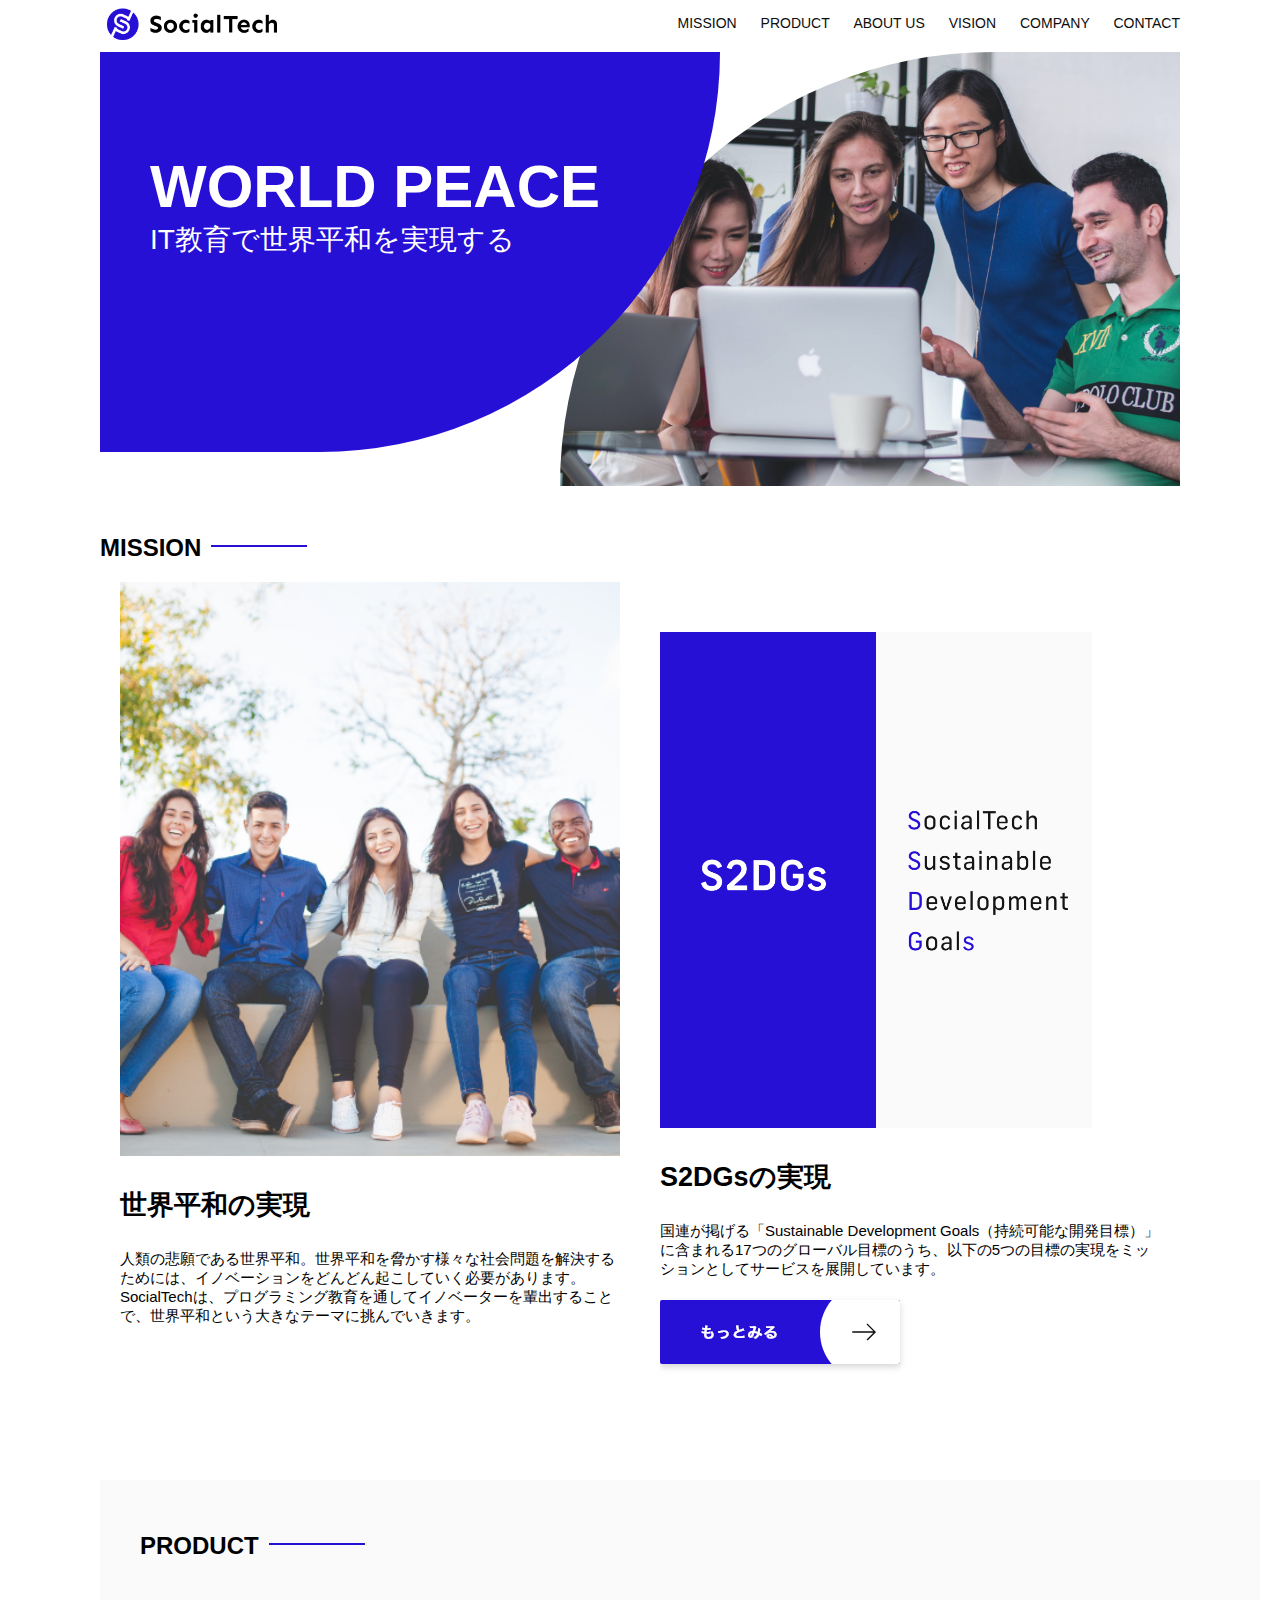
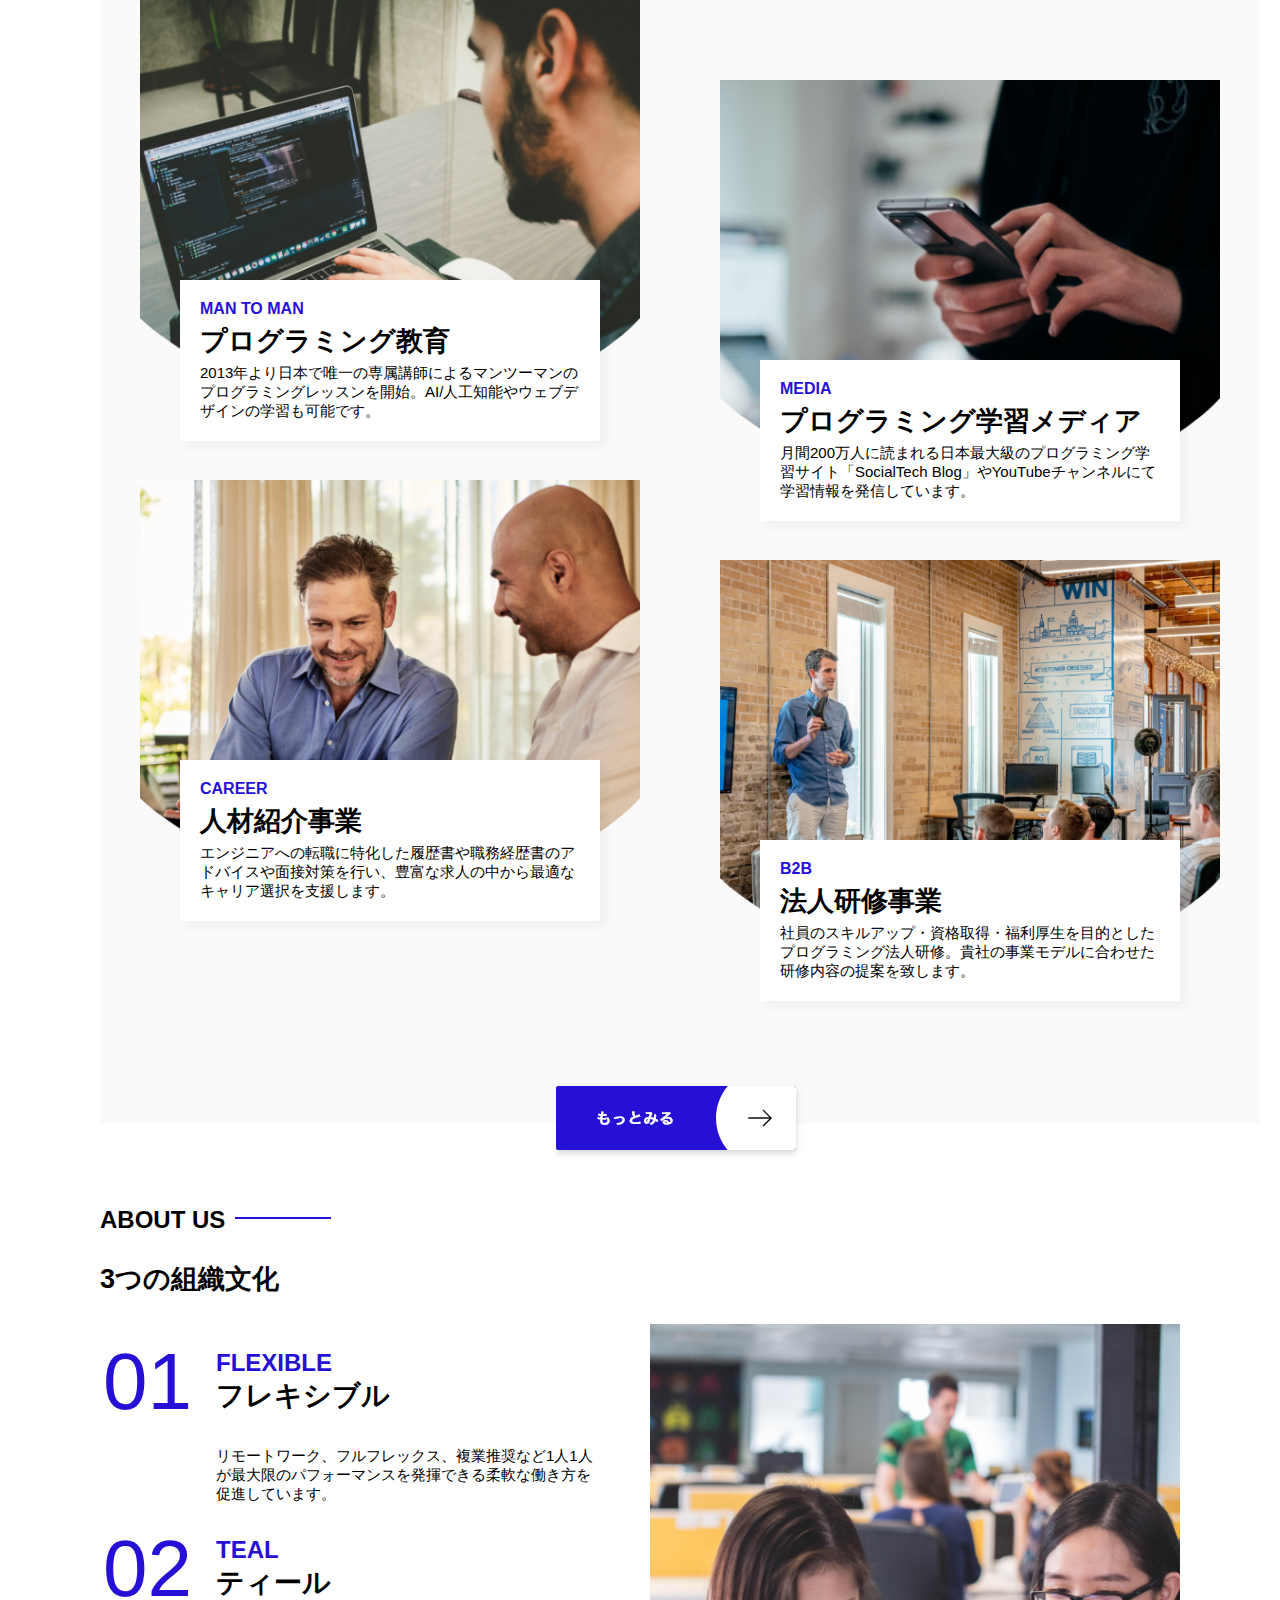
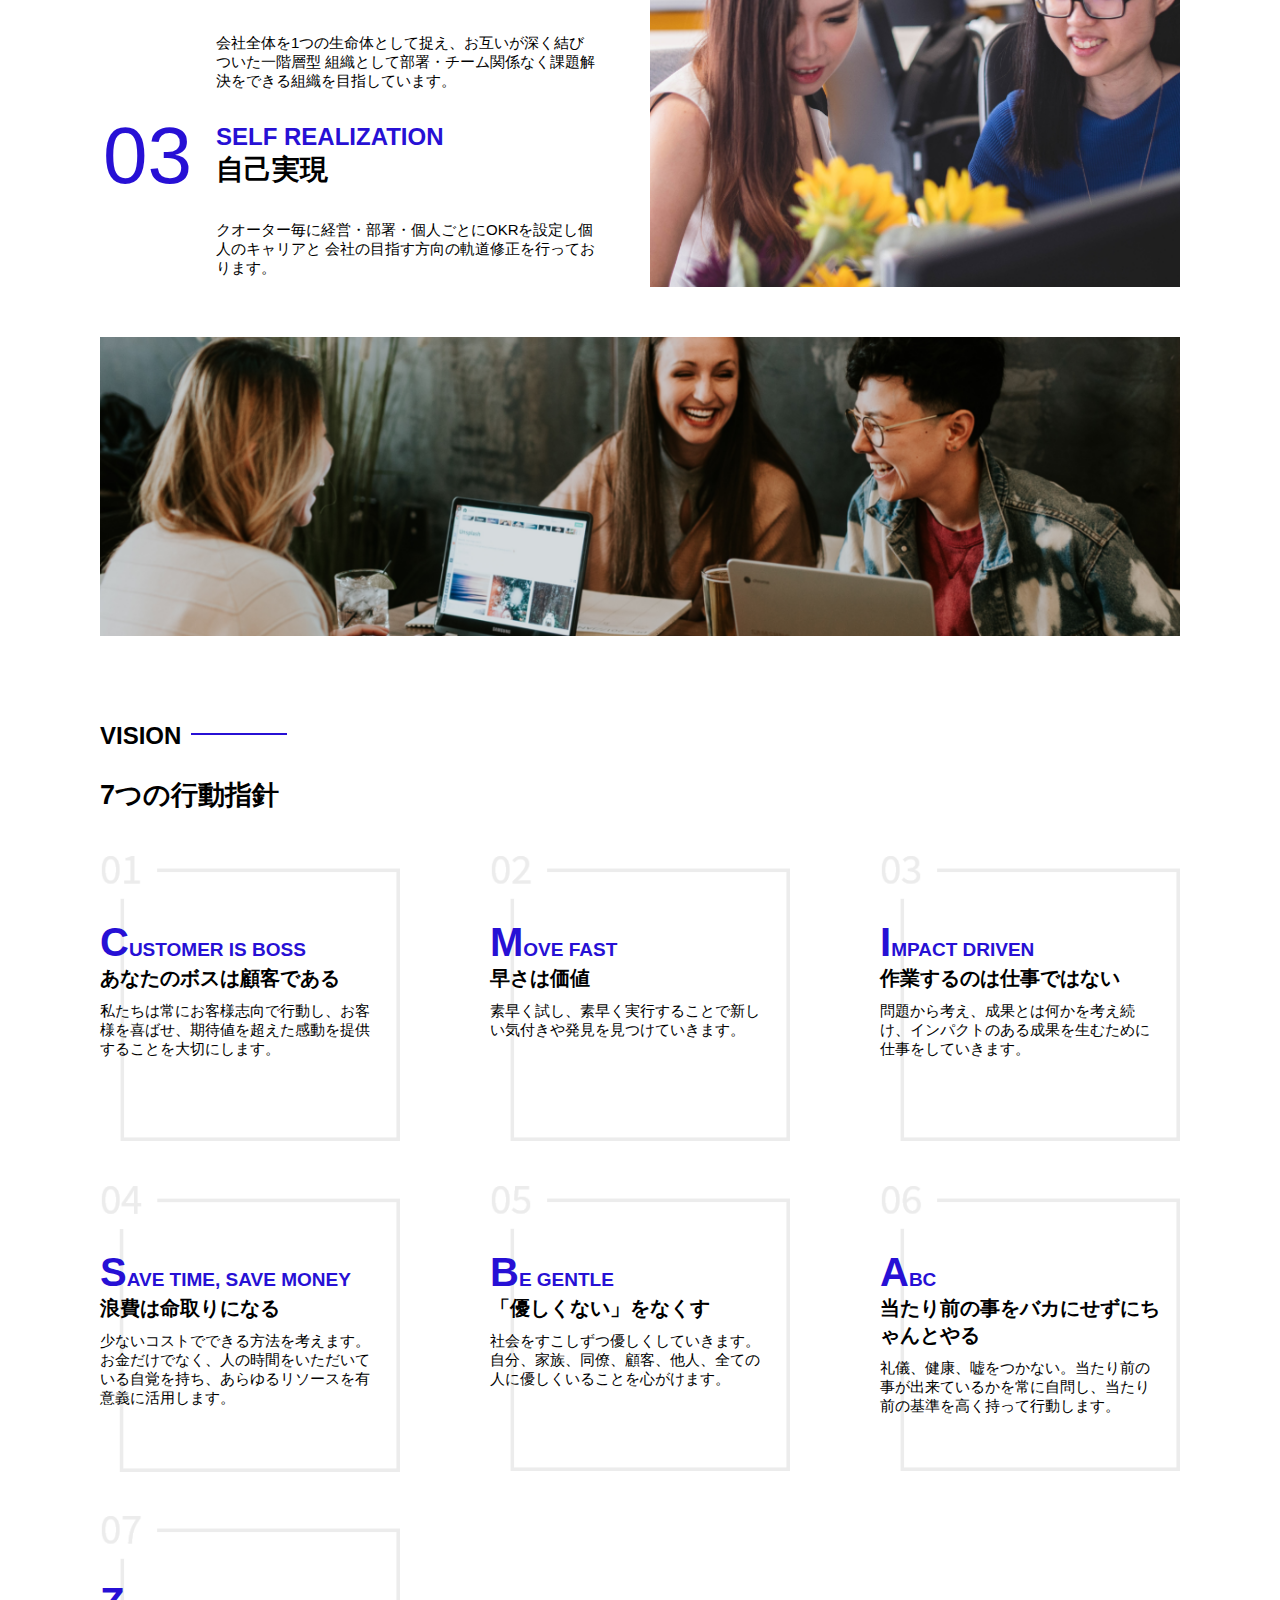
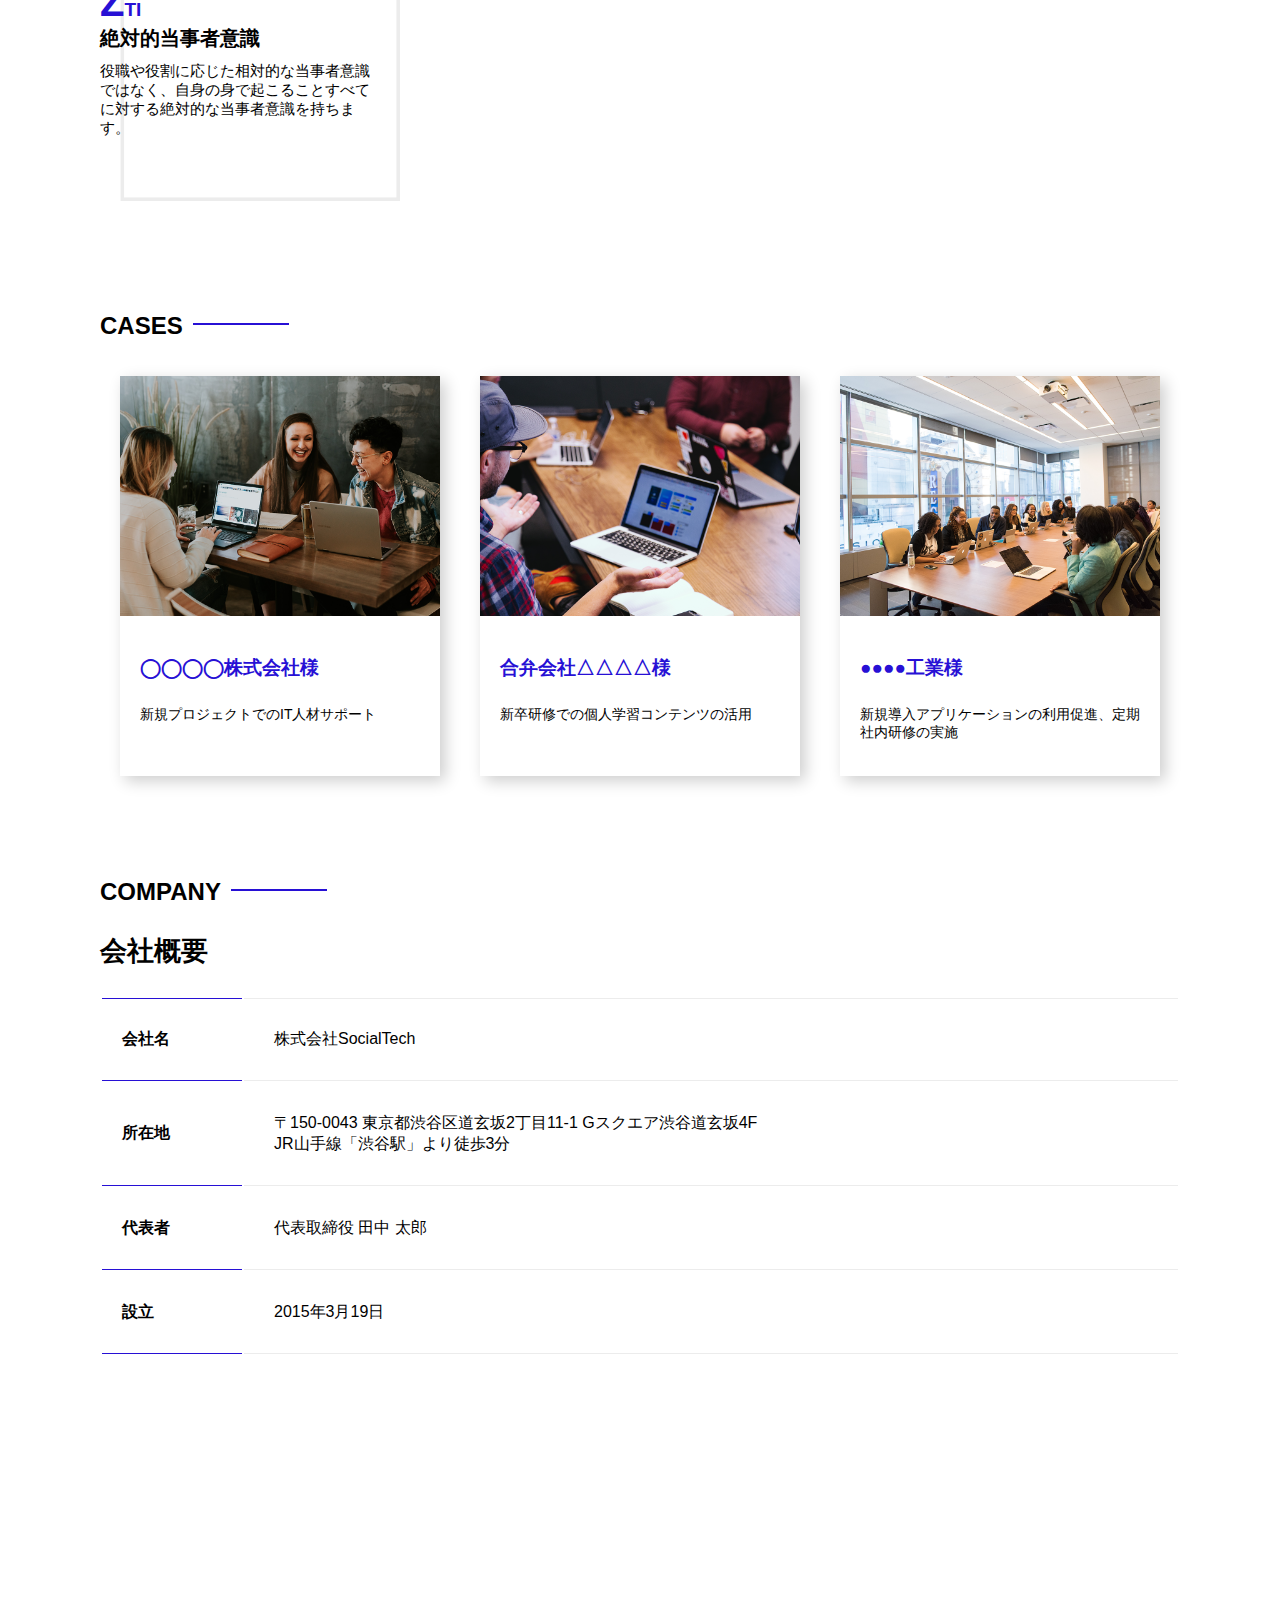
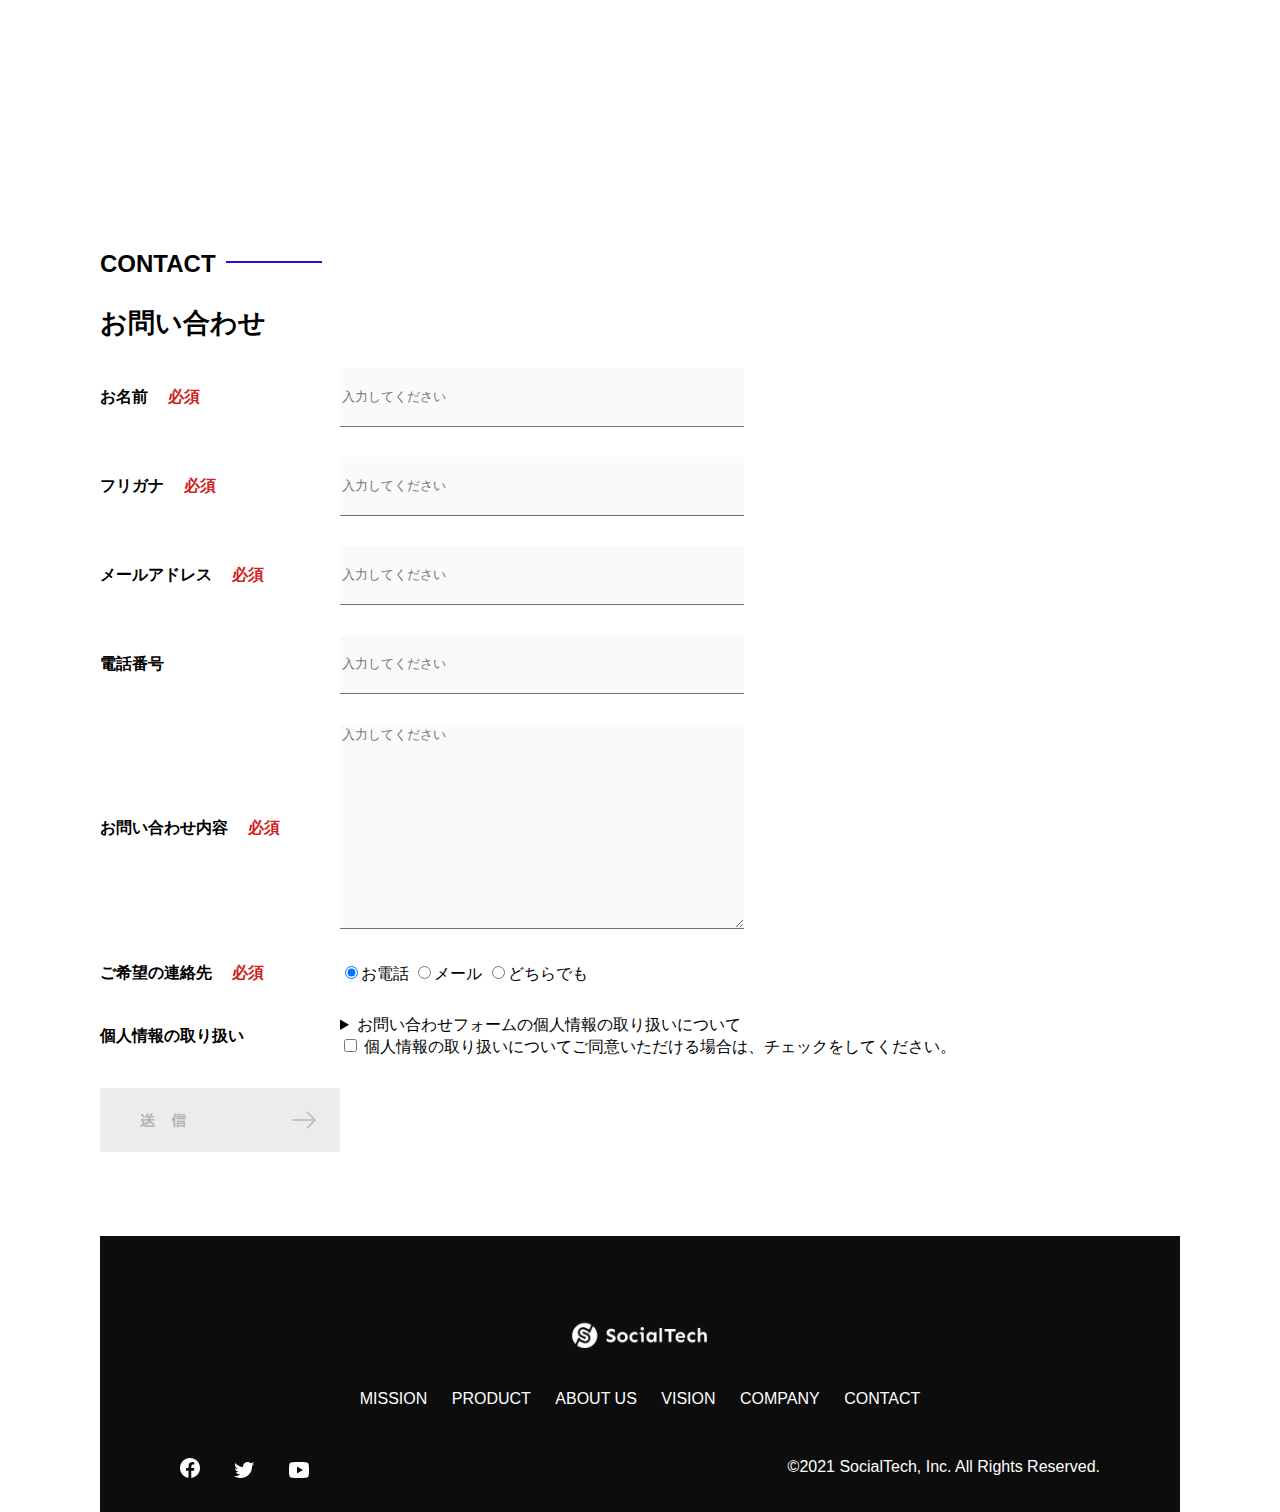
<file: kadai_012/index.html>
<!DOCTYPE html>
<html>
  <head>
    <title>SocialTech</title>
    <meta charset="UTF-8" />
    <meta
      name="description"
      content="SocialTechはEdTech業界のリーディングカンパニーを目指します。"
    />
    <meta name="viewport" content="width=device-width, initial-scale=1.0" />
    <link rel="stylesheet" href="style.css" />
  </head>
  <body>
    <!-- ヘッダー -->
    <header>
      <!-- ロゴ -->
      <a href="index.html" id="logo"
        ><img src="images/logo.png" alt="トップページに戻る"
      /></a>

      <!-- PC用ナビゲーション -->
      <nav id="nav-pc">
        <a href="mission.html">MISSION</a>
        <a href="product.html">PRODUCT</a>
        <a href="index.html#aboutus">ABOUT US</a>
        <a href="index.html#vision">VISION</a>
        <a href="index.html#company">COMPANY</a>
        <a href="index.html#contact">CONTACT</a>
      </nav>
    </header>
    <main>
      <article>
        <!-- メインビジュアル -->
        <section id="main-visual">
          <div id="main-message">
            <h1>WORLD PEACE</h1>
            <p>IT教育で世界平和を実現する</p>
          </div>
          <img
            src="images/index/index-main.png"
            alt="PCの周りに集まる多国籍の仲間たち"
          />
        </section>
        <!--ミッション-->
        <section id="mission">
          <h2 class="index-h2">MISSION</h2>
          <div id="mission-flex">
            <div>
              <img
                id="mission-photo"
                src="images/index/index-mission.png"
                alt="屋外のベンチで写真を撮影する多国籍の仲間たち"
              />
              <h3>世界平和の実現</h3>
              <p>
                人類の悲願である世界平和。世界平和を脅かす様々な社会問題を解決するためには、イノベーションをどんどん起こしていく必要があります。SocialTechは、プログラミング教育を通してイノベーターを輩出することで、世界平和という大きなテーマに挑んでいきます。
              </p>
            </div>
            <div>
              <img id="s2dgs" src="images/index/s2dgs.png" alt="S2DGs" />
              <h3>S2DGsの実現</h3>
              <p>
                国連が掲げる「Sustainable Development
                Goals（持続可能な開発目標）」に含まれる17つのグローバル目標のうち、以下の5つの目標の実現をミッションとしてサービスを展開しています。
              </p>
              <a href="mission.html">
                <img src="images/button-more.png" alt="もっとみる" />
              </a>
            </div>
          </div>
        </section>
        <!-- プロダクト -->
        <section id="product">
          <h2 class="index-h2">PRODUCT</h2>
          <div>
            <div id="product-left">
              <div>
                <img
                  class="product-photo"
                  src="images/index/index-mantoman.png"
                  alt="PCでコードを書く男性"
                />
                <div class="product-explain">
                  <span>MAN TO MAN</span>
                  <h3>プログラミング教育</h3>
                  <p>
                    2013年より日本で唯一の専属講師によるマンツーマンのプログラミングレッスンを開始。AI/人工知能やウェブデザインの学習も可能です。
                  </p>
                </div>
              </div>
              <div>
                <img
                  class="product-photo"
                  src="images/index/index-career.png"
                  alt="笑顔で話し合う2人の男性"
                />
                <div class="product-explain">
                  <span>CAREER</span>
                  <h3>人材紹介事業</h3>
                  <p>
                    エンジニアへの転職に特化した履歴書や職務経歴書のアドバイスや面接対策を行い、豊富な求人の中から最適なキャリア選択を支援します。
                  </p>
                </div>
              </div>
            </div>
            <div id="product-right">
              <div>
                <img
                  class="product-photo"
                  src="images/index/index-media.png"
                  alt="スマートフォンを操作する人"
                />
                <div class="product-explain">
                  <span>MEDIA</span>
                  <h3>プログラミング学習メディア</h3>
                  <p>
                    月間200万人に読まれる日本最大級のプログラミング学習サイト「SocialTech
                    Blog」やYouTubeチャンネルにて学習情報を発信しています。
                  </p>
                </div>
              </div>
              <div>
                <img
                  class="product-photo"
                  src="images/index/index-b2b.png"
                  alt="講演中の男性とそれを聴く人々"
                />
                <div class="product-explain">
                  <span>B2B</span>
                  <h3>法人研修事業</h3>
                  <p>
                    社員のスキルアップ・資格取得・福利厚生を目的としたプログラミング法人研修。貴社の事業モデルに合わせた研修内容の提案を致します。
                  </p>
                </div>
              </div>
            </div>
          </div>
          <div>
            <a id="product-more" href="product.html">
              <img src="images/button-more.png" alt="もっとみる" />
            </a>
          </div>
        </section>
        <!---ABOUT US-->
        <section id="aboutus">
          <h2 class="index-h2">ABOUT US</h2>
          <h3>3つの組織文化</h3>
          <div>
            <table class="culture-table">
              <tr>
                <td>
                  <span class="culture-num">01</span>
                </td>
                <td>
                  <span class="culture-en">FLEXIBLE</span>
                  <span class="culture-jp">フレキシブル</span>
                </td>
              </tr>
              <tr>
                <td>
                  <!--空のセル-->
                </td>
                <td>
                  <p class="culture-description">
                    リモートワーク、フルフレックス、複業推奨など1人1人が最大限のパフォーマンスを発揮できる柔軟な働き方を促進しています。
                  </p>
                </td>
              </tr>
              <tr>
                <td>
                  <span class="culture-num">02</span>
                </td>
                <td>
                  <span class="culture-en">TEAL</span>
                  <span class="culture-jp">ティール</span>
                </td>
              </tr>
              <tr>
                <td>
                  <!--空のセル-->
                </td>
                <td>
                  <p class="culture-description">
                    会社全体を1つの生命体として捉え、お互いが深く結びついた一階層型
                    組織として部署・チーム関係なく課題解決をできる組織を目指しています。
                  </p>
                </td>
              </tr>
              <tr>
                <td>
                  <span class="culture-num">03</span>
                </td>
                <td>
                  <span class="culture-en">SELF REALIZATION</span>
                  <span class="culture-jp">自己実現</span>
                </td>
              </tr>
              <tr>
                <td>
                  <!--空のセル-->
                </td>
                <td>
                  <p class="culture-description">
                    クオーター毎に経営・部署・個人ごとにOKRを設定し個人のキャリアと
                    会社の目指す方向の軌道修正を行っております。
                  </p>
                </td>
              </tr>
            </table>
            <img
              class="culture-img"
              src="images/index/index-aboutus1.png"
              alt="笑顔で話し合う2人の女性"
            />
          </div>
          <img
            class="culture-img2"
            src="images/index/index-aboutus2.png"
            alt="笑顔で話し合う3人の男女"
          />
        </section>
        <!-- VISION -->
        <section id="vision">
          <h2 class="index-h2">VISION</h2>
          <h3>7つの行動指針</h3>
          <div>
            <div class="vision-box">
              <img src="images/index/vision-01.png" alt="01" />
              <span>
                <h4>CUSTOMER IS BOSS</h4>
                <h5>あなたのボスは顧客である</h5>
                <p>
                  私たちは常にお客様志向で行動し、お客様を喜ばせ、期待値を超えた感動を提供することを大切にします。
                </p>
              </span>
            </div>
            <div class="vision-box">
              <img src="images/index/vision-02.png" alt="02" />
              <span>
                <h4>MOVE FAST</h4>
                <h5>早さは価値</h5>
                <p>
                  素早く試し、素早く実行することで新しい気付きや発見を見つけていきます。
                </p>
              </span>
            </div>
            <div class="vision-box">
              <img src="images/index/vision-03.png" alt="03" />
              <span>
                <h4>IMPACT DRIVEN</h4>
                <h5>作業するのは仕事ではない</h5>
                <p>
                  問題から考え、成果とは何かを考え続け、インパクトのある成果を生むために仕事をしていきます。
                </p>
              </span>
            </div>
            <div class="vision-box">
              <img src="images/index/vision-04.png" alt="04" />
              <span>
                <h4>SAVE TIME, SAVE MONEY</h4>
                <h5>浪費は命取りになる</h5>
                <p>
                  少ないコストでできる方法を考えます。お金だけでなく、人の時間をいただいている自覚を持ち、あらゆるリソースを有意義に活用します。
                </p>
              </span>
            </div>
            <div class="vision-box">
              <img src="images/index/vision-05.png" alt="05" />
              <span>
                <h4>BE GENTLE</h4>
                <h5>「優しくない」をなくす</h5>
                <p>
                  社会をすこしずつ優しくしていきます。自分、家族、同僚、顧客、他人、全ての人に優しくいることを心がけます。
                </p>
              </span>
            </div>
            <div class="vision-box">
              <img src="images/index/vision-06.png" alt="06" />
              <span>
                <h4>ABC</h4>
                <h5>当たり前の事をバカにせずにちゃんとやる</h5>
                <p>
                  礼儀、健康、嘘をつかない。当たり前の事が出来ているかを常に自問し、当たり前の基準を高く持って行動します。
                </p>
              </span>
            </div>
            <div class="vision-box">
              <img src="images/index/vision-07.png" alt="07" />
              <span>
                <h4>ZTI</h4>
                <h5>絶対的当事者意識</h5>
                <p>
                  役職や役割に応じた相対的な当事者意識ではなく、自身の身で起こることすべてに対する絶対的な当事者意識を持ちます。
                </p>
              </span>
            </div>
          </div>
        </section>
        <!-- CASES -->
        <section id="cases">
          <h2 class="index-h2">CASES</h2>
          <ul>
            <li class="case-card">
              <img class="case-img" src="images/index/case-1.png" alt="仲良く語り合う3人">
              <div class="case-info">
                <h4 class="case-name">◯◯◯◯株式会社様</h4>
                <p class="case-content">新規プロジェクトでのIT人材サポート</p>
              </div>
            </li> 
            <li class="case-card">
              <img class="case-img" src="images/index/case-2.png" alt="PCでコンテンツを見る">
              <div class="case-info">
                <h4 class="case-name">合弁会社△△△△様</h4>
                <p class="case-content">新卒研修での個人学習コンテンツの活用</p>
              </div>
            </li>
            <li class="case-card">
              <img class="case-img" src="images/index/case-3.png" alt="社内研修中の会議室">
              <div class="case-info">
                <h4 class="case-name">●●●●工業様</h4>
                <p class="case-content">新規導入アプリケーションの利用促進、定期社内研修の実施</p>
              </div>
            </li>
          </ul>
        </section>
        <!-- COMPANY -->
        <section id="company">
          <h2 class="index-h2">COMPANY</h2>
          <h3>会社概要</h3>
          <table id="company-table">
            <tr>
              <th class="tableheader-first">会社名</th>
              <td class="cell-first">株式会社SocialTech</td>
            </tr>
            <tr>
              <th class="tableheader">所在地</th>
              <td class="cell">
                〒150-0043 東京都渋谷区道玄坂2丁目11-1 Gスクエア渋谷道玄坂4F<br />JR山手線「渋谷駅」より徒歩3分
              </td>
            </tr>
            <tr>
              <th class="tableheader">代表者</th>
              <td class="cell">代表取締役 田中 太郎</td>
            </tr>
            <tr>
              <th class="tableheader">設立</th>
              <td class="cell">2015年3月19日</td>
            </tr>
          </table>
          <iframe
            src="https://www.google.com/maps/embed?pb=!1m18!1m12!1m3!1d3241.7759544892483!2d139.69399665123464!3d35.65789123876098!2m3!1f0!2f0!3f0!3m2!1i1024!2i768!4f13.1!3m3!1m2!1s0x60188caa0042e8d1%3A0xba130bea826a7aa2!2z44CSMTUwLTAwNDMg5p2x5Lqs6YO95riL6LC35Yy66YGT546E5Z2C77yS5LiB55uu77yR77yR4oiS77yR!5e0!3m2!1sja!2sjp!4v1636872991912!5m2!1sja!2sjp"
            style="border: 0"
            allowfullscreen=""
            loading="lazy"
          >
          </iframe>
        </section>
        <!-- お問い合わせフォーム -->
        <section id="contact">
          <h2 class="index-h2">CONTACT</h2>
          <h3>お問い合わせ</h3>
          <form>
            <div>
              <div class="contact-heading">
                <label class="contact-label"
                  >お名前<span class="contact-span">必須</span></label
                >
              </div>
              <div class="contact-form">
                <input
                  type="text"
                  name="name"
                  placeholder="入力してください"
                  class="contact-textbox"
                />
              </div>
            </div>
            <div>
              <div class="contact-heading">
                <label class="contact-label"
                  >フリガナ<span class="contact-span">必須</span></label
                >
              </div>
              <div>
                <input
                  type="text"
                  name="hurigana"
                  placeholder="入力してください"
                  class="contact-textbox"
                />
              </div>
            </div>
            <div>
              <div class="contact-heading">
                <label class="contact-label"
                  >メールアドレス<span class="contact-span">必須</span></label
                >
              </div>
              <div>
                <input
                  type="text"
                  name="email"
                  placeholder="入力してください"
                  class="contact-textbox"
                />
              </div>
            </div>
            <div>
              <div class="contact-heading">
                <label class="contact-label">電話番号</label>
              </div>
              <div>
                <input
                  type="text"
                  name="tel"
                  placeholder="入力してください"
                  class="contact-textbox"
                />
              </div>
            </div>
            <div>
              <div class="contact-heading">
                <label class="contact-label"
                  >お問い合わせ内容<span class="contact-span">必須</span></label
                >
              </div>
              <div>
                <textarea
                  class="contact-textarea"
                  placeholder="入力してください"
                  name="message"
                ></textarea>
              </div>
            </div>
            <div>
              <div class="contact-heading">
                <label class="contact-label"
                  >ご希望の連絡先<span class="contact-span">必須</span></label
                >
              </div>
              <div>
                <input
                  class="radiobutton"
                  type="radio"
                  value="tel"
                  name="contact"
                  checked
                /><label>お電話</label>
                <input
                  class="radiobutton"
                  type="radio"
                  value="mail"
                  name="contact"
                /><label>メール</label>
                <input
                  class="radiobutton"
                  type="radio"
                  value="both"
                  name="contact"
                /><label>どちらでも</label>
              </div>
            </div>
            <div>
              <div class="contact-heading">
                <label class="contact-label">個人情報の取り扱い</label>
              </div>
              <div>
                <details>
                  <summary>
                    お問い合わせフォームの個人情報の取り扱いについて
                  </summary>
                  <div>
                    <span>１．組織の名称又は氏名</span><br />
                    株式会社SocialTech<br /><br />
                    <span
                      >２．個人情報保護管理者（若しくはその代理人）の氏名又は職名、所属及び連絡先
                      鈴木 一郎 コーポレート部</span
                    ><br />
                    メールアドレス：support@socialtech.net<br />
                    TEL：03-xxxx-xxxx<br />
                    <span>３．個人情報の利用目的</span><br />
                    ・本サービス及び本サービスに関連する情報の提供又はそれらに関する連絡のため<br />
                    ・ユーザーの本人確認のため<br />
                    ・当社サービスのご案内のため<br />
                    ・当社の商品等の広告または宣伝（電子メールによるものを含むものとします。）<br /><br />
                    <span>４．個人情報の取り扱い業務の委託</span><br />
                    個人情報の取扱業務の全部または一部を外部に業務委託する場合があります。<br />
                    その際、弊社は、個人情報を適切に保護できる管理体制を敷き実行していることを条件として<br />
                    委託先を厳選したうえで、機密保持契約を委託先と締結し、お客様の個人情報を厳密に管理させます。<br /><br />
                    <span>５．個人情報の開示等の請求</span><br />
                    お客様は、弊社に対してご自身の個人情報の開示等（利用目的の通知、開示、内容の訂正・追加・削除、利用の停止または消去、第三者への提供の停止）に関して、当社問合わせ窓口に申し出ることができます。<br />
                    その際、弊社はお客様ご本人を確認させていただいたうえで、合理的な期間内に対応いたします。<br /><br />
                    なお、個人情報に関する弊社問合わせ先は、次の通りです。<br /><br />
                    株式会社SocialTech　個人情報問合せ窓口<br />
                    〒150-0043　東京都渋谷区道玄坂2丁目11-1 Ｇスクエア渋谷道玄坂
                    4F<br />
                    メールアドレス：support@socialtech.net　TEL：03-xxxx-xxxx<br /><br />
                    <span>６．個人情報を提供されることの任意性について</span
                    ><br /><br />
                    お客様がご自身の個人情報を弊社に提供されるか否かは、お客様のご判断によりますが、もしご提供されない場合には、適切なサービスが提供できない場合がありますので予めご了承ください。
                  </div>
                </details>
                <input type="checkbox" name="agree" />
                <span
                  >個人情報の取り扱いについてご同意いただける場合は、チェックをしてください。</span
                >
              </div>
            </div>
            <input
              type="image"
              value="Submit"
              src="images/button-submit.png"
              alt="送信する"
            />
          </form>
        </section>
      </article>
      <footer>
        <div id="footer-logo">
          <img src="images/logo-sp.png" alt="SocialTech" />
        </div>
        <div id="footer-link">
          <a href="mission.html">MISSION</a>
          <a href="product.html">PRODUCT</a>
          <a href="index.html#aboutus">ABOUT US</a>
          <a href="index.html#vision">VISION</a>
          <a href="index.html#company">COMPANY</a>
          <a href="index.html#contact">CONTACT</a>
        </div>
        <div id="sns-footer">
          <a href="https://www.facebook.com/sejuku2013"
            ><img src="images/button-facebook.png" alt="Facebookのリンク"
          /></a>
          <a href="https://twitter.com/samuraijuku"
            ><img src="images/button-twitter.png" alt="Twitterのリンク"
          /></a>
          <a href="https://www.youtube.com/channel/UCCFOQO5aDK0xXam4cUQXT8g"
            ><img src="images/button-youtube.png" alt="YouTubeのリンク"
          /></a>
          <span id="copyright"
            >&copy;2021 SocialTech, Inc. All Rights Reserved.
          </span>
        </div>
      </footer>
    </main>
  </body>
</html>
</file>
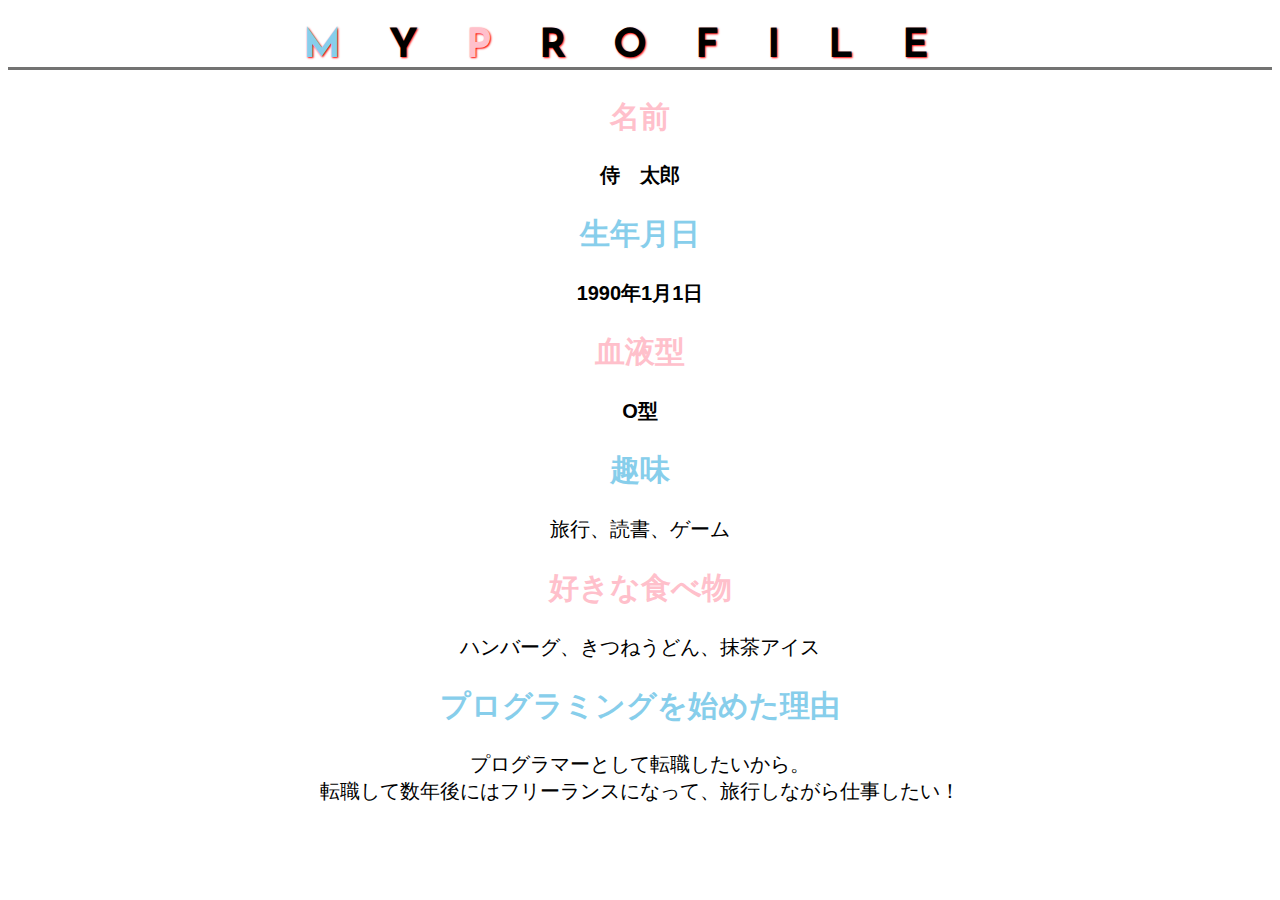
<file: kadai_014/kadai_014.html>
<!DOCTYPE html>
<html>
  <head>
    <title>14章課題</title>
    <meta name="description" content="このページは14章の課題です。">
    <meta charset="utf-8">
    <link rel="stylesheet" href="style.css">
    <link rel="preconnect" href="https://fonts.googleapis.com">
    <link rel="preconnect" href="https://fonts.gstatic.com" crossorigin>
    <link href="https://fonts.googleapis.com/css2?family=Josefin+Sans&family=Noto+Sans+JP&display=swap" rel="stylesheet">

  </head>
  <body>
    <h1><span class="skyblue">M</span>Y<span class="pink">P</span>ROFILE</h1>
    <div id="parent">
      <h2 class="pink">名前</h2>
      <p>侍　太郎</p>
      <h2 class="skyblue">生年月日</h2>
      <p>1990年1月1日</p>
      <h2 class="pink">血液型</h2>
      <p>O型</p>
    </div> 
    <h2 class="skyblue">趣味</h2>
    <p>旅行、読書、ゲーム</p>
    <h2 class="pink">好きな食べ物</h2>
    <p>ハンバーグ、きつねうどん、抹茶アイス</p>
    <h2 class="skyblue">プログラミングを始めた理由</h2>
    <p>プログラマーとして転職したいから。
    <br>転職して数年後にはフリーランスになって、旅行しながら仕事したい！
    </p>
    

  </body>
</html>
</file>
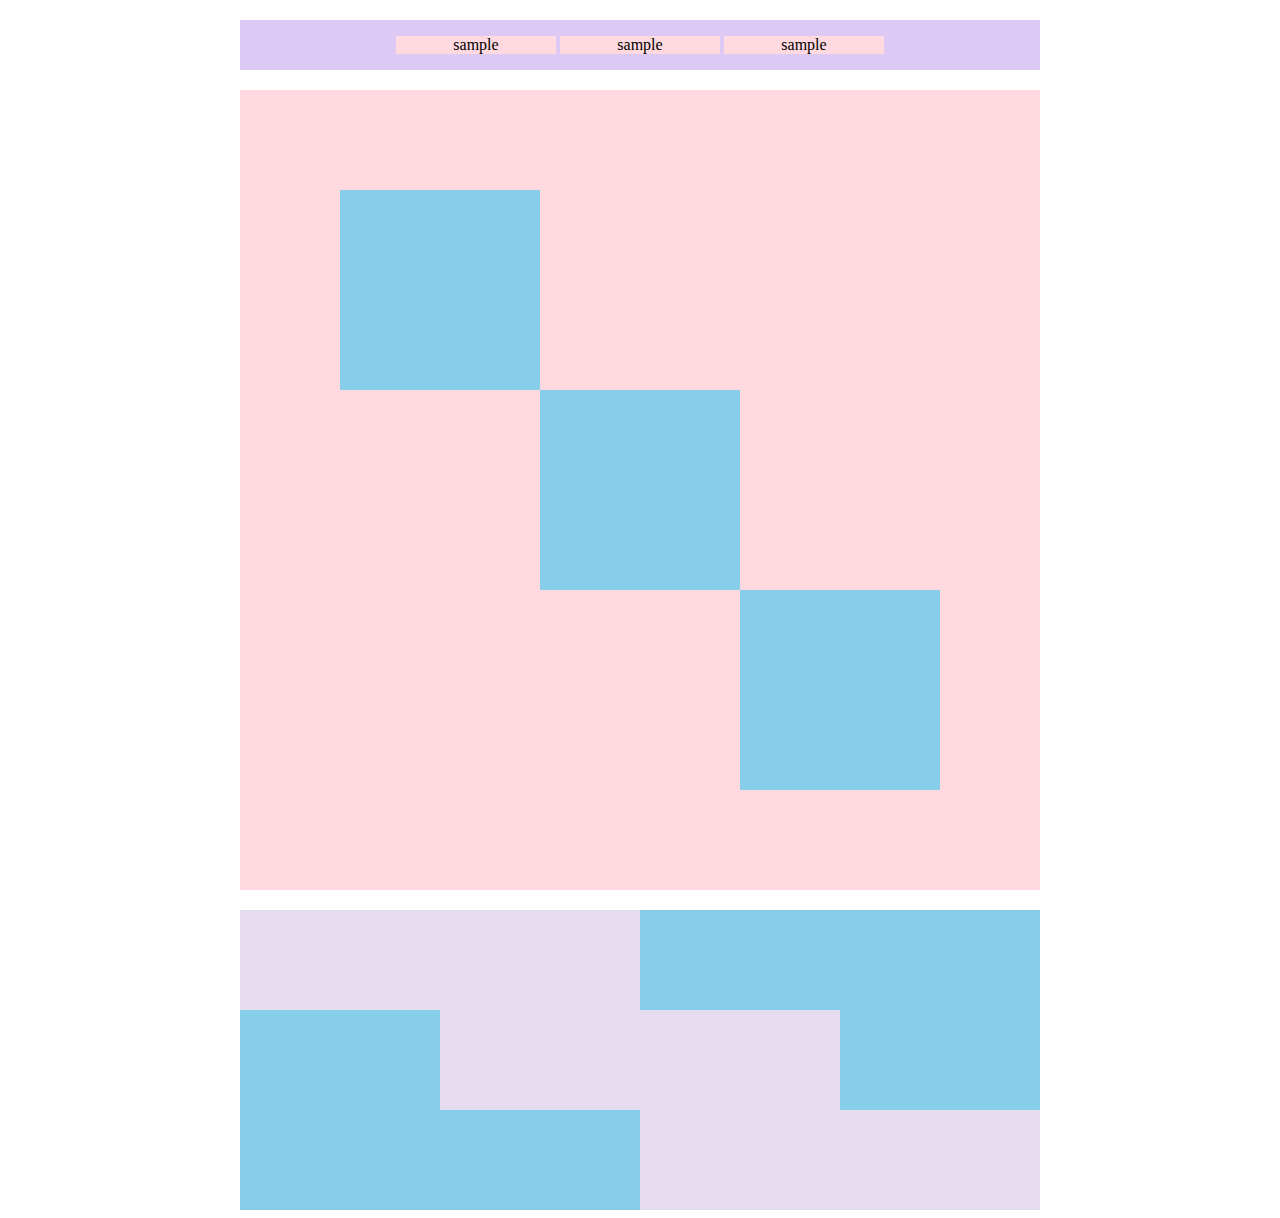
<file: kadai_018/kadai_018.html>
<!DOCTYPE html>
<html>
  <head>
    <title>18章課題</title>
    <meta name="description" content="このページは18章の課題です。">
    <meta charset="uft-8">
    <link rel="stylesheet" href="style.css">
  </head>
  <body>
    <div id="top">
      <p class="top-child">sample</p>
      <p class="top-child">sample</p>
      <p class="top-child">sample</p>
    </div>

    <div id="middle">
      <div id="middle-child01"></div>
      <div id="middle-child02"></div>
      <div id="middle-child03"></div>
    </div>

    <div id="bottom">
      <div id="bottom-child01"></div>
      <div id="bottom-child02"></div>
      <div id="bottom-child03"></div>
    </div>
  </body>

</html>
</file>
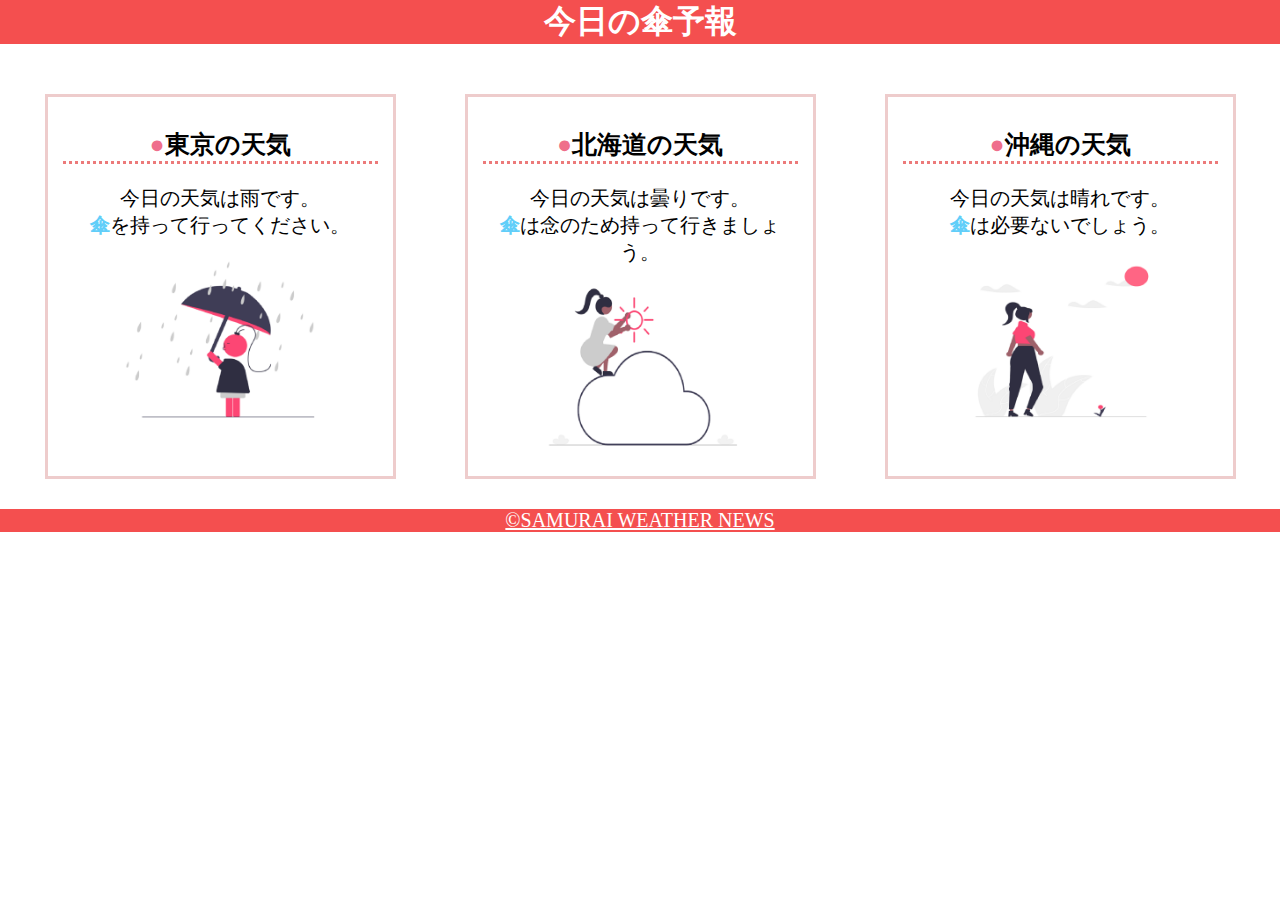
<file: kadai_022/kadai_022.html>
<!DOCTYPE html>
<html>
  <head>
    <title>22章課題</title>
    <meta name="description" content="このページは22章の課題です。">
    <meta charset="utf-8">
    <meta name="viewport" content="width=device-width, initial-scale=1.0">
    <link rel="stylesheet" href="style.css">
  </head>
  <body>
    <header>
      <h1>今日の傘予報</h1>
    </header>
    <main>
      <div id="parent">
        <div class="contents">
          <h2>東京の天気</h2>
          <p>今日の天気は雨です。</p>
          <p>傘を持って行ってください。</p>
          <img src="images/rainy.png">
        </div>
        <div class="contents">
          <h2>北海道の天気</h2>
          <p>今日の天気は曇りです。</p>
          <p>傘は念のため持って行きましょう。</p>
          <img src="images/cloudy.png">
        </div>
        <div class="contents">
          <h2>沖縄の天気</h2>
          <p>今日の天気は晴れです。</p>
          <p>傘は必要ないでしょう。</p>
          <img src="images/sunny.png">
        </div>
      </div>
    </main>
    <footer>
      <a href="https://www.sejuku.net/corp/">&copy;SAMURAI WEATHER NEWS</a>

    </footer>
  </body>
</html>
</file>
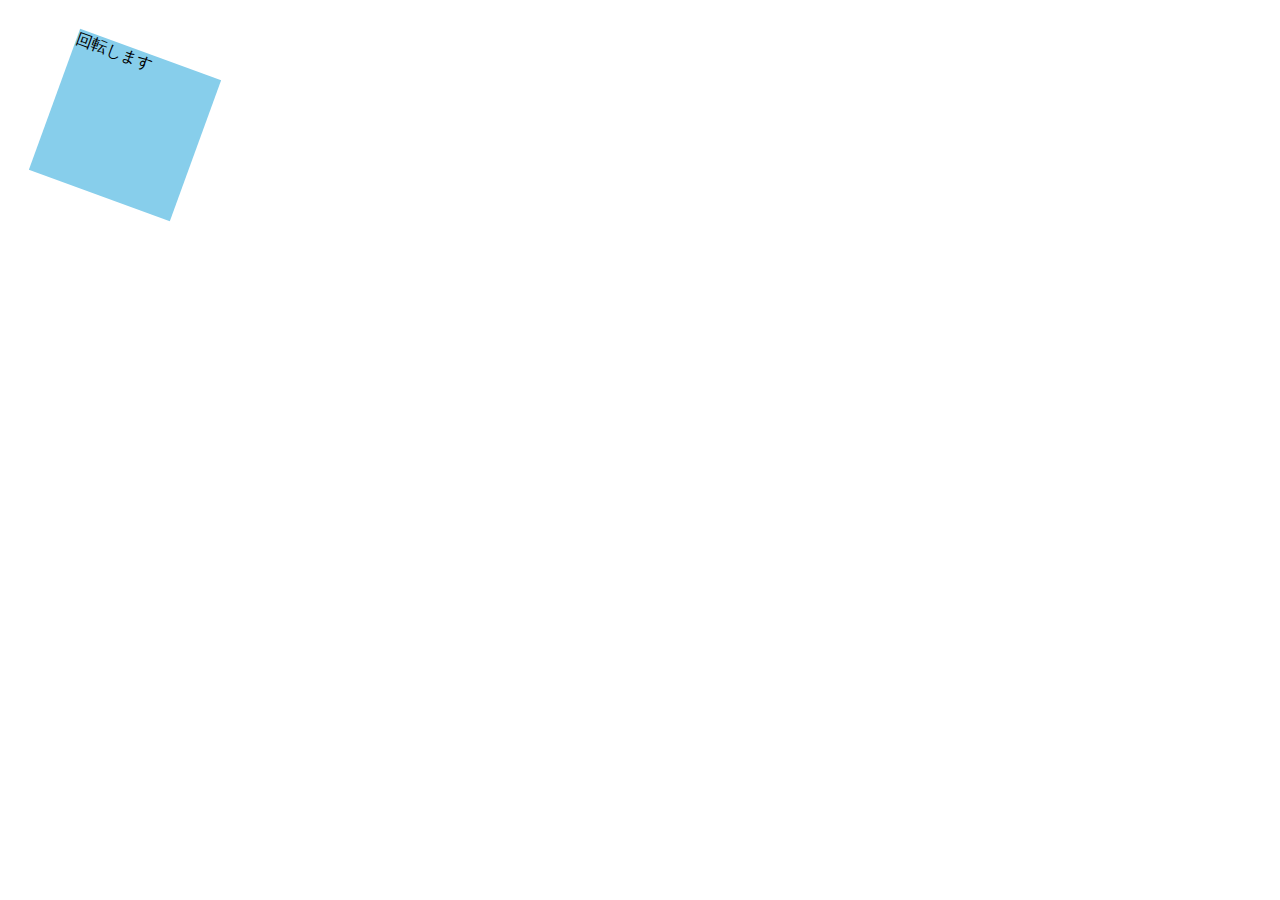
<file: kadai_mdh_css/mdh.html>
<!DOCTYPE html>
<html>

<head>
  <style>
    div {
      position: absolute;
      left: 50px;
      top: 50px;
      width: 150px;
      height: 150px;
      background-color: skyblue;
      transform: rotate(20deg)
    }
  </style>
</head>
<body>
  <div>
    回転します
  </div>
</body>
</html>
</file>
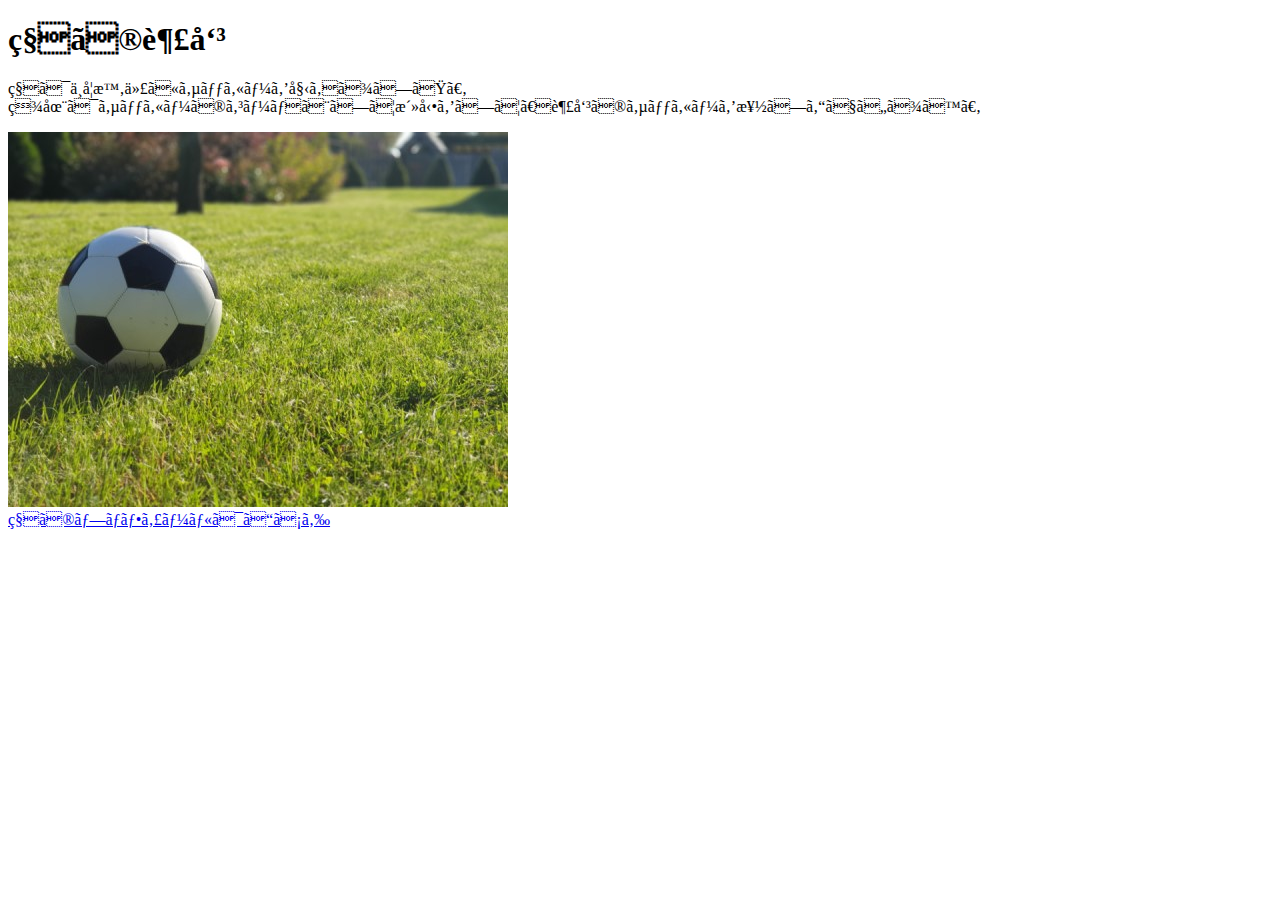
<file: kadai_005/html/kadai_005.html>
<!DOCTYPE html>
<html>
  <head>
    <title>５章課題</title>
    <meta name="description" content="このページは５章の課題です。">
    <meta charset="uft-8">
  </head>
  <body>
    <header>
      <h1>私の趣味</h1>
    </header>
    <main>
      <p>私は中学時代にサッカーを始めました。
        <br>現在はサッカーのコーチとして活動をして、趣味のサッカーを楽しんでいます。
      </p>
    </main>
    <img src="../images/sample.jpg">
    <br>
    <a href="https://twitter.com/samuraijuku">私のプロフィールはこちら</a>


  </body>
</html>
</file>
<file: kadai_012/style.css>
/* PC、スマホ共通スタイル */
body {
  font-family: "Source Sans Pro", "Hiragino Kaku Gothic ProN", Meiryo, Arial,
    sans-serif;
}

p {
  font-size: 15px;
}

/*================
PC用のスタイル 
=================*/
/* 横幅設定 */
body {
  max-width: 1080px;
  min-width: 960px;
  margin: 0 auto 0 auto;
}

/* ヘッダー */
header {
  display: flex;
  justify-content: space-between;
}

/* ナビゲーションのレイアウト */
#nav-pc {
  text-align: right;
  font-size: 14px;
  padding-top: 15px;
}

/* ナビゲーションのリンクの装飾設定 */
#nav-pc>a {
  text-decoration: none;
  margin-left: 20px;
}

#nav-pc>a:link {
  color: #0d0d0d;
}

#nav-pc>a:visited {
  color: #0d0d0d;
}

#nav-pc>a:hover {
  color: #0d0d0d;
  text-decoration: underline;
}

#nav-pc>a:active {
  color: #0d0d0d;
}

/* メインビジュアル*/
#main-visual {
  position: relative;
  height: 400px;
}

#main-message {
  position: absolute;
  top: 0;
  left: 0;
  background-color: #2710d5;
  color: #ffffff;
  border-radius: 0 0 476px 0;
  max-width: 620px;
  height: 100%;
  width: 100%;
  z-index: 11;
}

#main-message>h1 {
  font-size: 60px;
  font-weight: bold;
  margin: 100px 0 0 50px;
}

#main-message>p {
  font-size: 28px;
  margin: 0 0 0 50px;
}

#main-visual>img {
  max-width: 620px;
  border-radius: 476px 0 0 0;
  position: absolute;
  top: 0;
  right: 0;
  z-index: 10;
}

/* 見出し */
h2 {
  margin: 40px 0 0 0;
}

h2::after {
  content: url("images/line.png");
  margin-left: 10px;
}

h3 {
  font-size: 27px;
}

/* ミッション */
#mission {
  margin: 80px auto 80px auto;
  width: 100%;
}

#mission-flex {
  width: 100%;
  display: flex;
}

#mission-flex>div {
  width: 50%;
  margin: 20px;
}

#mission-photo {
  width: 100%;
}

#s2dgs {
  margin-top: 50px;
}

/* プロダクト */
#product {
  background-color: #fafafa;
  width: 100%;
  margin: 80px 0 80px 0;
  padding: 10px 40px 0px 40px;
}

/* 外枠 */
#product>div {
  margin-top: 40px;
  display: flex;
}

/* 左のカラム */
#product-left {
  width: 50%;
  margin-right: 20px;
}

/* 右のカラム */
#product-right {
  width: 50%;
  margin-left: 20px;
  margin-top: 80px;
}

/* 画像＋説明の枠 */
#product-left>div {
  position: relative;
  height: 480px;
  margin-right: 20px;
}

#product-right>div {
  position: relative;
  height: 480px;
  margin-left: 20px;
}

/* 画像 */
.product-photo {
  width: 100%;
}

/* 説明文の枠 */
.product-explain {
  background-color: #ffffff;
  position: absolute;
  left: 0;
  top: 280px;
  margin: 0 40px 0 40px;
  padding: 20px;
  box-shadow: 5px 5px 10px rgba(0, 0, 0, 0.05);
}

/* 説明文の英語 */
.product-explain>span {
  color: #2710d5;
  font-weight: bold;
  font-size: 16px;
  margin: 0;
}

/* 説明文の見出し */
.product-explain>h3 {
  margin: 5px 0 5px 0;
}

/* 説明文 */
.product-explain>p {
  margin: 0;
}

/* 「もっとみる」ボタン */
#product-more {
  margin: 0 auto -42px auto;
}

/* ABOUT US */
#aboutus {
  margin: 80px auto 80px auto;
}

/* 3つの組織文化と画像を入れる枠 */
#aboutus>div {
  display: flex;
}

/* 画像 */
.culture-img {
  width: 100%;
  align-self: flex-start;
}

.culture-img2 {
  margin-top: 50px;
  width: 100%;
}

/* 3つの組織文化の表 */
.culture-table {
  max-width: 500px;
  margin-right: 50px;
}

/* 番号 */
.culture-num {
  font-size: 80px;
  color: #2710d5;
  margin: 0 20px 0 0;
}

/* 組織文化英語 */
.culture-en {
  color: #2710d5;
  font-weight: bold;
  font-size: 24px;
  display: block;
}

/* 組織文化日本語 */
.culture-jp {
  font-size: 28px;
  font-weight: bold;
}

/* 説明文 */
.culture-description {
  margin: 0;
}

/* ビジョン */
#vision {
  margin: 80px auto 80px auto;
}

/* セクション内の外枠 */
#vision>div {
  width: 100%;
  display: flex;
  justify-content: space-between;
  flex-wrap: wrap;
}

/* 7つの行動指針の枠 */
.vision-box {
  width: 300px;
  height: 300px;
  margin-bottom: 30px;
  position: relative;
}

.vision-box>img {
  width: 100%;
  height: auto;
  position: absolute;
  top: 0;
  left: 0;
  z-index: 30;
}

.vision-box>span {
  position: absolute;
  top: 0;
  left: 0;
  z-index: 31;
  margin-right: 20px;
}

.vision-box>span>h4 {
  color: #2710d5;
  font-size: 19px;
  margin: 80px 0 0 0;
  Ï
}

.vision-box>span>h4::first-letter {
  font-size: 40px;
}

.vision-box>span>h5 {
  font-size: 20px;
  margin: 0 0 0 0;
}

.vision-box>span>p {
  margin: 10px 0 0 0;
}

/* 会社概要 */
#company {
  margin: 80px auto 80px auto;
}

#company-table {
  width: 100%;
}

.tableheader {
  text-align: left;
  padding: 20px;
  border-bottom-color: #2710d5;
  border-bottom-width: 1px;
  border-bottom-style: solid;
  width: 100px;
}

.tableheader-first {
  text-align: left;
  padding: 20px;
  border-bottom-color: #2710d5;
  border-bottom-width: 1px;
  border-bottom-style: solid;
  border-top-color: #2710d5;
  border-top-width: 1px;
  border-top-style: solid;
  width: 100px;
}

.cell {
  padding: 30px;
  border-bottom-color: #ececec;
  border-bottom-width: 1px;
  border-bottom-style: solid;
}

.cell-first {
  padding: 30px;
  border-bottom-color: #ececec;
  border-bottom-width: 1px;
  border-bottom-style: solid;
  border-top-color: #ececec;
  border-top-width: 1px;
  border-top-style: solid;
}

#company>iframe {
  width: 100%;
  height: 368px;
  margin-top: 40px;
}

/* お問い合わせ */
#contact {
  margin: 80px auto 80px auto;
}

/* 外枠 */
#contact>form>div {
  display: flex;
  flex-direction: row;
  flex-wrap: wrap;
  padding-bottom: 30px;
}

/* 左列の見出し */
.contact-heading {
  width: 240px;
  align-self: center;
}

/* 見出しのラベル */
.contact-label {
  font-weight: bold;
}

/* 必須 */
.contact-span {
  color: #ce2222;
  margin: 0 0 0 20px;
  font-weight: bold;
}

/* テキストボックス */
.contact-textbox {
  border-top: 0;
  border-left: 0;
  border-right: 0;
  border-bottom-width: 1px;
  border-bottom-color: #707070;
  border-bottom-style: solid;
  background-color: #fafafa;
  width: 400px;
  height: 56px;
}

/* お問い合わせ内容のテキストエリア */
.contact-textarea {
  border-top: 0;
  border-left: 0;
  border-right: 0;
  border-bottom-width: 1px;
  border-bottom-color: #707070;
  border-bottom-style: solid;
  background-color: #fafafa;
  width: 400px;
  height: 200px;
}

/* 個人情報の取り扱い */
details {
  width: 700px;
}

details>div {
  background-color: #fafafa;
  padding: 20px;
}

details>div>span {
  font-weight: bold;
}

/* フッター */
footer {
  background-color: #0d0d0d;
  text-align: center;
  padding: 80px 80px 30px 80px;
}

#footer-logo {
  margin-bottom: 30px;
}

#footer-link {
  margin-bottom: 50px;
}
#footer-link > a {
  text-decoration: none;
  margin: 10px;
}
#footer-link > a:link {
  color: #ffffff;
}
#footer-link > a:visited {
  color: #ffffff;
}
#footer-link > a:hover {
  color: #ffffff;
  text-decoration: underline;
}
#footer-link > a:active {
  color: #ffffff;
}

#sns-footer {
  text-align: left;
  width: 100%;
}

#sns-footer > a {
  margin-right: 30px;
}

#copyright {
  color: #ffffff;
  float: right;
}
/* CASES */
#cases {
  margin: 40px 0;
  width: 100%;
}
ul {
  display: flex;
  padding-left: 0;
}
li {
  width: 33%;
  margin: 20px;
  list-style: none;
}
.case-card {
  background-color: #ffffff;
  min-height: 400px;
  box-shadow: 5px 5px 15px rgba(0,0,0,0.2);
}
.case-img {
  width: 100%;
}
.case-info {
  padding: 10px 20px;
}
.case-name {
  color: #2710d5;
  font-size: 19px;
}
.case-content {
  font-size: 14px;
}
</file>
<file: kadai_014/style.css>
html{
  font-size: 20px;
}
body{
  font-family: "Arial", "Meiryo", sans-serif;
  text-align: center;
}
.skyblue{
  color: skyblue;
}
.pink{
  color:rgb(255, 192, 203)
}
h1{
  font-family: "Josefin Sans", sans-serif;
  font-size: 2rem;
  letter-spacing: 1.2em;
  text-shadow: 1px 1px 2px red;
  border-bottom: solid 3px rgb(115, 115, 114);
}
#parent P{
  font-weight: bold;
}
</file>
<file: kadai_018/style.css>
#top {
  width: 800px;
  background-color: #dcc9f4;
  margin: 20px;
  margin-left: auto;
  margin-right: auto;
  text-align: center;
}
.top-child {
  display: inline-block;
  margin-left: auto;
  margin-right: auto;
  text-align: center;
  width: 20%;
  background-color: #ffd9df;
}
#middle {
  width: 800px;
  height: 800px;
  margin: 20px;
  margin-left: auto;
  margin-right: auto;
  background-color: #ffd9df;
  position: relative;
}
#middle-child01{
  position: absolute;
  top: 100px;
  left: 100px;
  background-color: #87ceeb;
  width: 200px;
  height: 200px;
}
#middle-child02{
  position: absolute;
  top: 300px;
  left: 300px;
  background-color: #87ceeb;
  width: 200px;
  height: 200px;
}
#middle-child03{
  position: absolute;
  top: 500px;
  left: 500px;
  background-color: #87ceeb;
  width: 200px;
  height: 200px;
}
#bottom {
  width: 800px;
  height: 300px;
  margin-left: auto;
  margin-right: auto;
  background-color: #87ceeb;
}
#bottom-child01, #bottom-child02, #bottom-child03 {
  width: 400px;
  height: 100px;
  background-color: #e5dcf0;
}
#bottom-child01 {
  position: relative;
  left: 0px;
}
#bottom-child02 {
  position: relative;
  left: 200px; 
}
#bottom-child03 {
  position: relative;
  left: 400px;
}
</file>
<file: kadai_022/style.css>
body, h1, p {
  margin: 0;
}
a, p {
  font-size: 20px;
}
header {
  margin-bottom: 20px;
  background-color: rgb(244, 79, 79);
  text-align: center;
  color: rgb(255, 255, 255);
}
main {
  padding: 10px;
}
#parent {
  display: flex;
  justify-content: space-around;
}
 .contents{
    border: solid 3px rgb(238, 204, 204);
    flex-basis: 25%;
    margin: 20px 0px 20px 0px;
    padding: 10px 15px 10px 15px;
    text-align: center;
  }
  h2 {
    font-size: 25px;
    border-bottom: dotted 3px rgb(236, 122, 122) ;
  }
  h2::before {
    content: "●";
    color: rgb(239, 111, 139);
  }
  .contents p:nth-child(3)::first-letter {
    font-weight: bold;
    color: rgb(97, 206, 249);
  }
  img {
    margin: 10px 0px 10px 0px;
    width: 70%;
  }
  footer {
    background-color: rgb(244, 79, 79);
    text-align: center;
  }
  a:link {
    color: rgb(255, 255, 255);
  }
  a:visited {
    color: rgb(193, 234, 251);
  }
  a:hover {
    color: rgb(245, 178, 168);
  }

  @media screen and (max-width: 768px){
    #parent {
      display:block;
    }
    h2 {
      font-size: 30px;
    }
    p {
      font-size: 25px;
    }
  }
</file>
